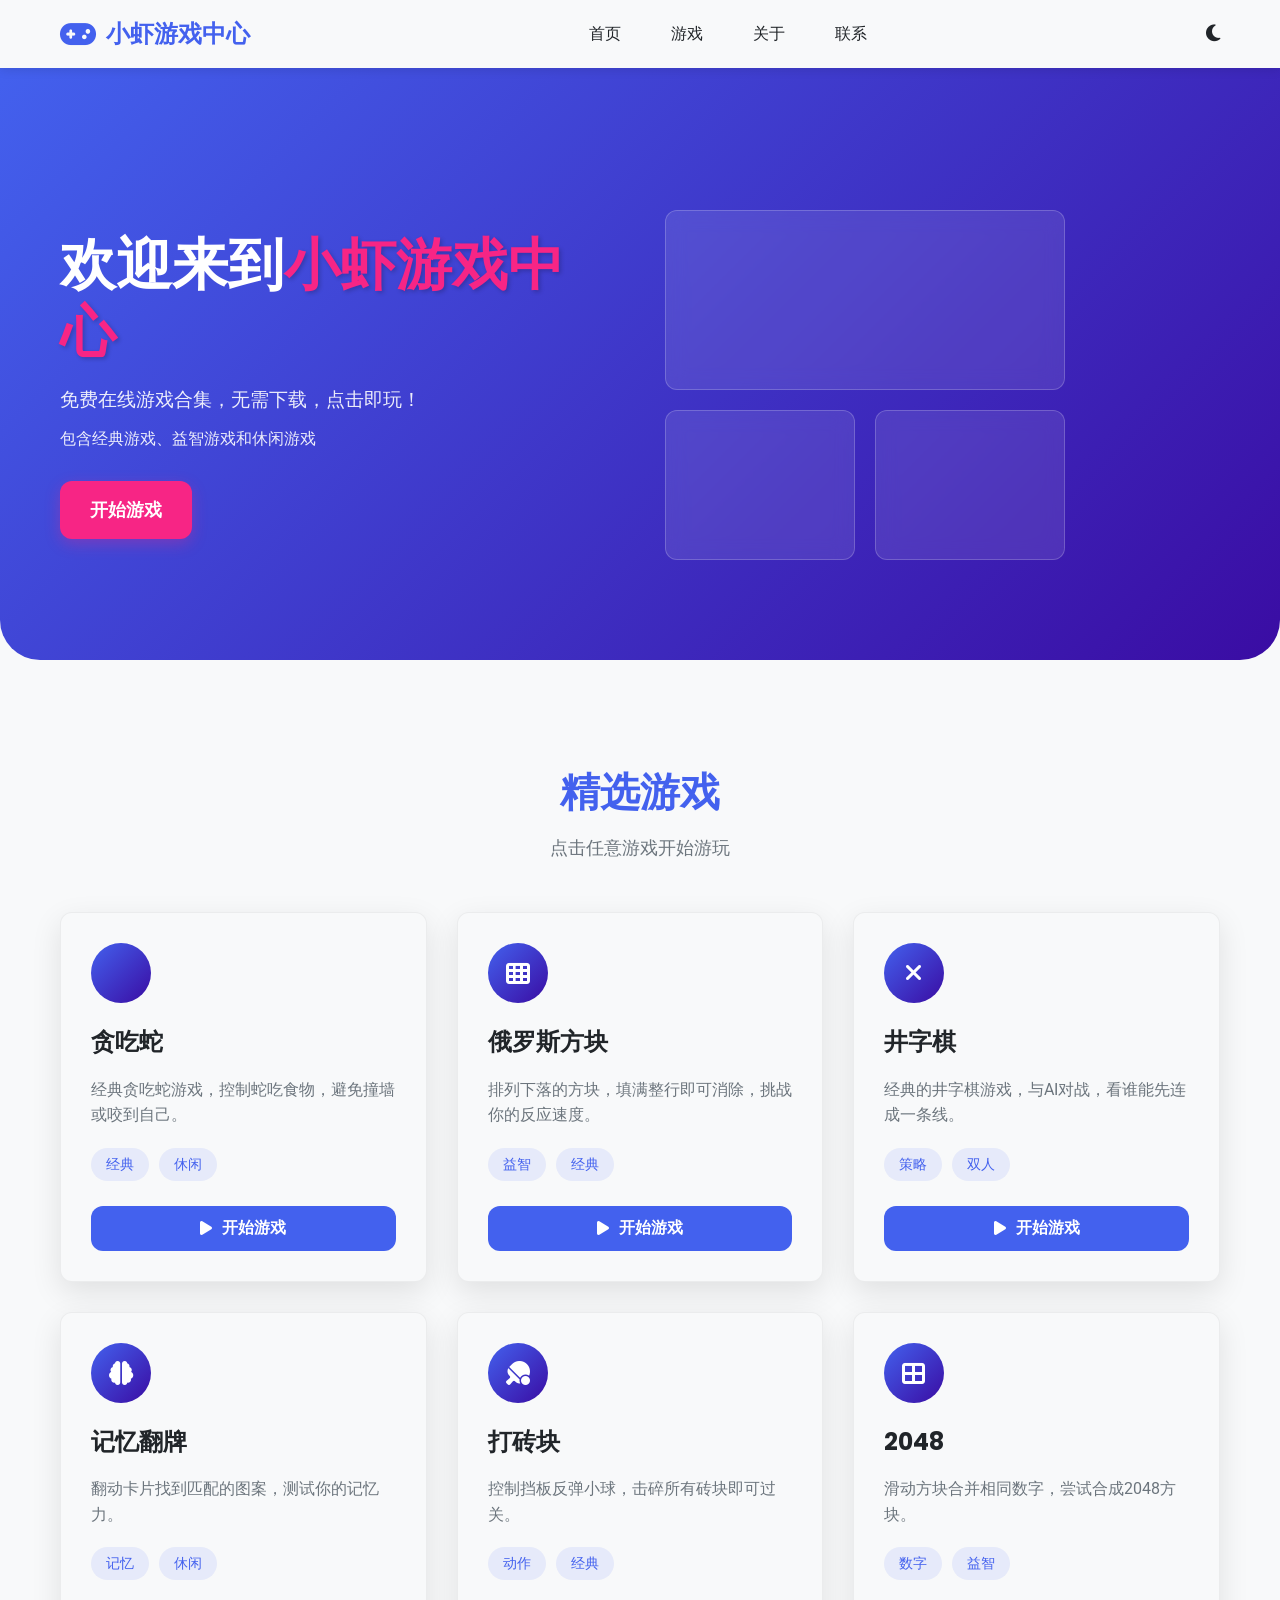
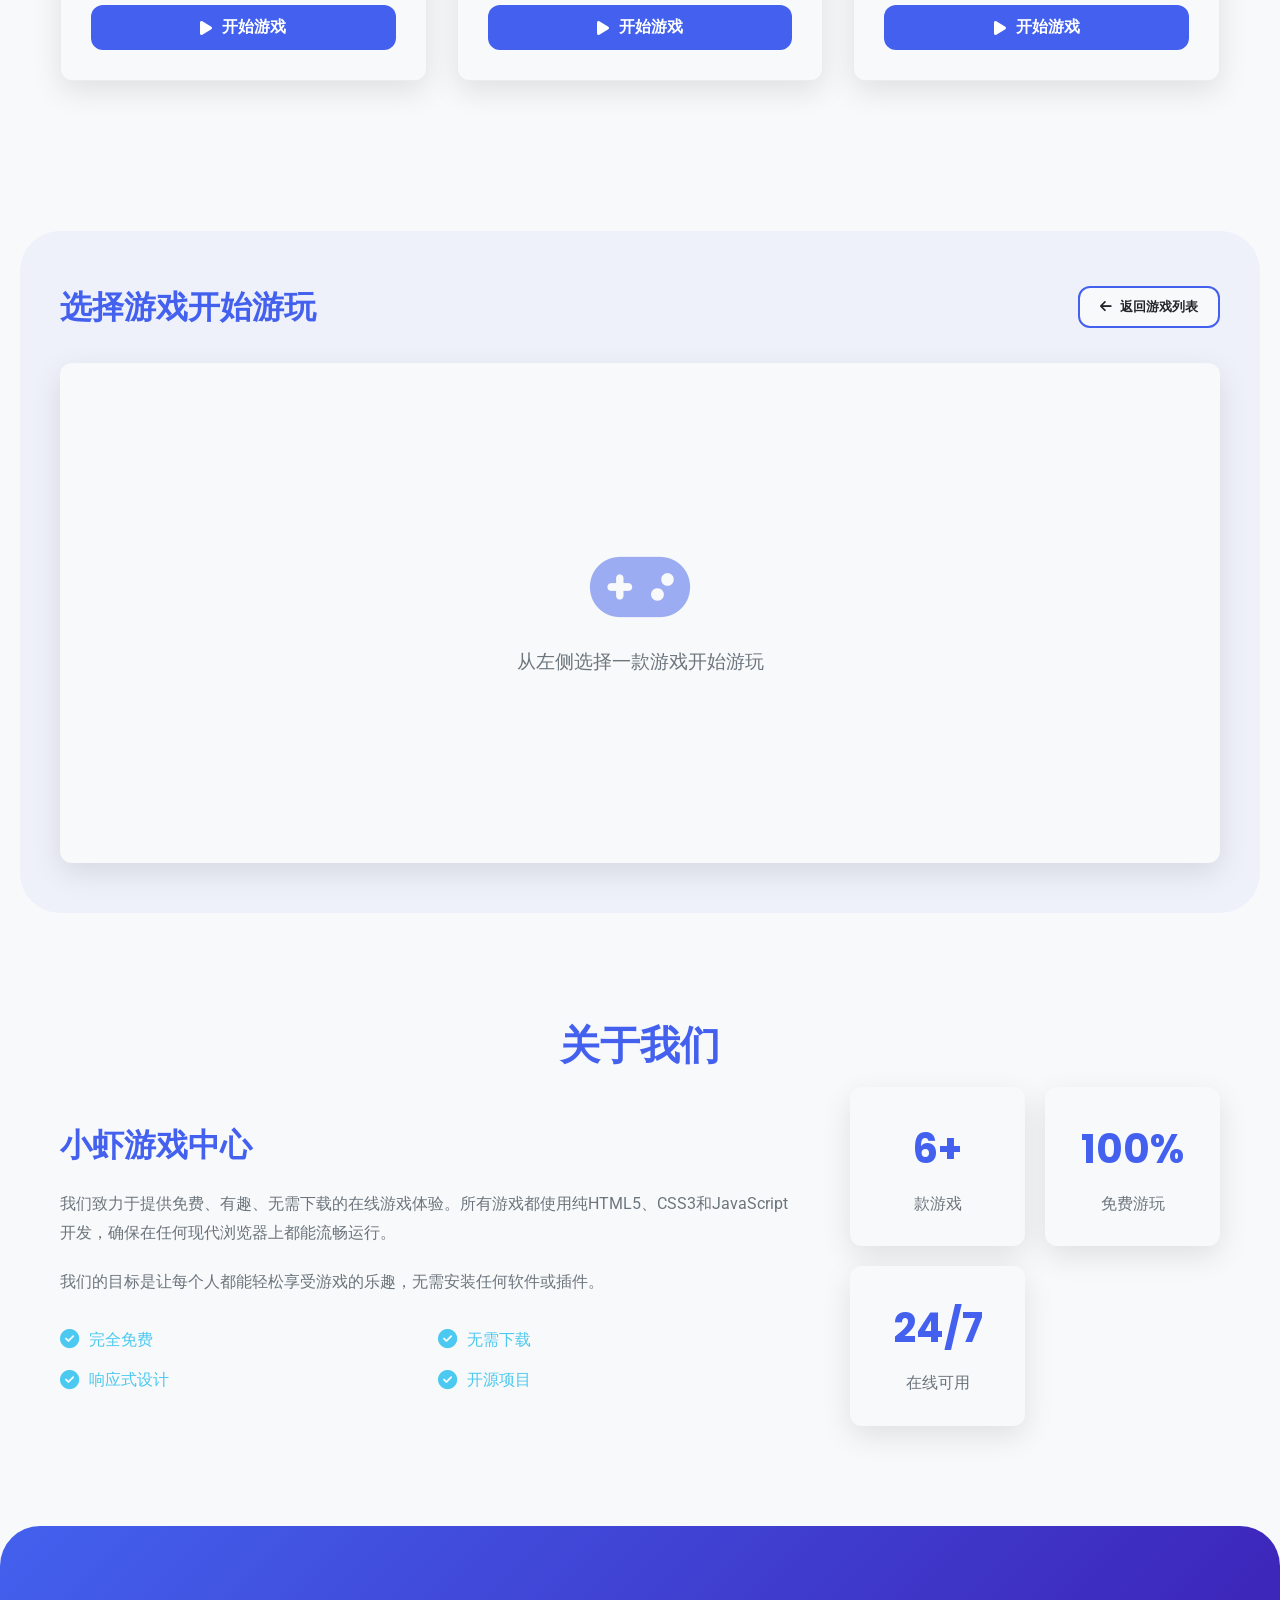
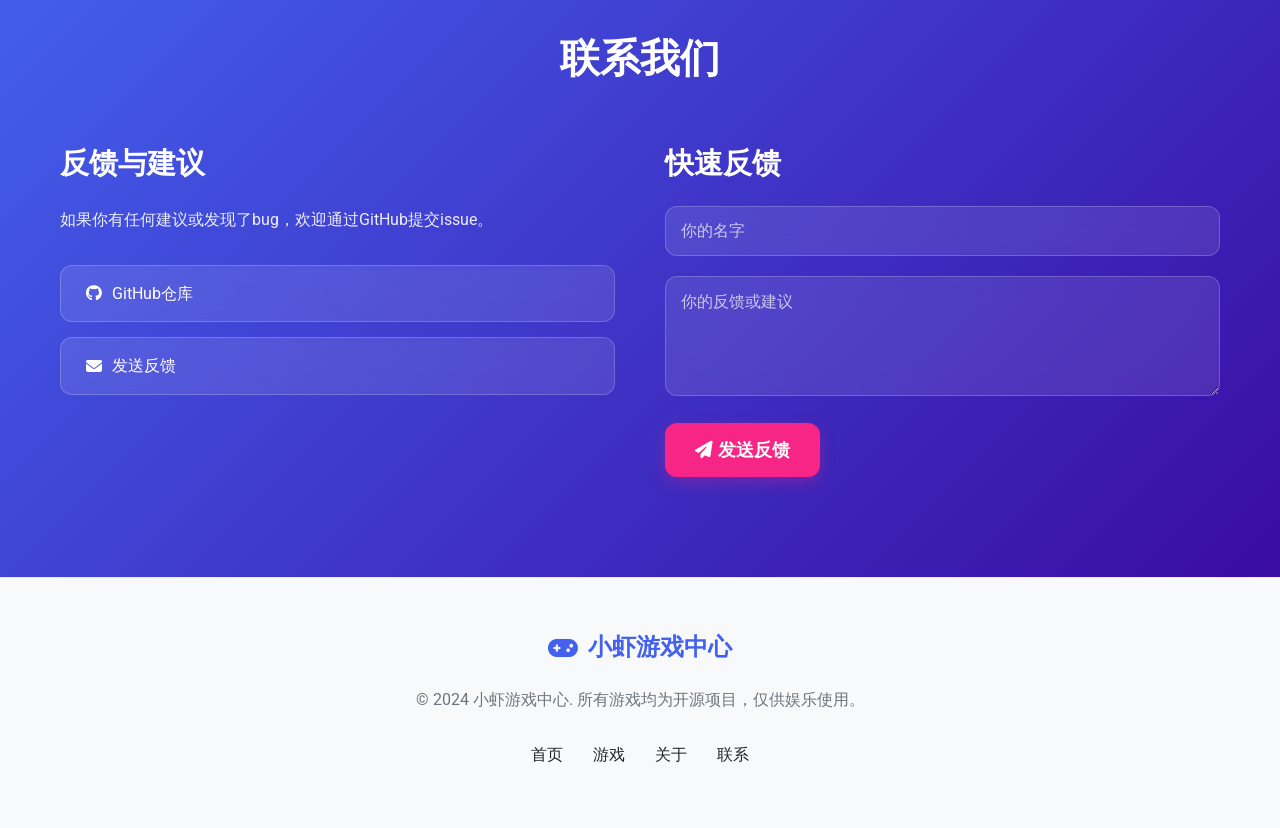
<file: index.html>
<!DOCTYPE html>
<html lang="zh-CN">
<head>
    <meta charset="UTF-8">
    <meta name="viewport" content="width=device-width, initial-scale=1.0">
    <title>小虾游戏中心 - 在线游戏合集</title>
    <link rel="stylesheet" href="css/style.css">
    <link rel="stylesheet" href="https://cdnjs.cloudflare.com/ajax/libs/font-awesome/6.4.0/css/all.min.css">
    <link href="https://fonts.googleapis.com/css2?family=Poppins:wght@300;400;500;600;700&family=Roboto:wght@300;400;500&display=swap" rel="stylesheet">
</head>
<body>
    <!-- 导航栏 -->
    <nav class="navbar">
        <div class="container">
            <div class="logo">
                <i class="fas fa-gamepad"></i>
                <span>小虾游戏中心</span>
            </div>
            <ul class="nav-links">
                <li><a href="#home">首页</a></li>
                <li><a href="#games">游戏</a></li>
                <li><a href="#about">关于</a></li>
                <li><a href="#contact">联系</a></li>
            </ul>
            <div class="theme-toggle">
                <i class="fas fa-moon" id="theme-icon"></i>
            </div>
        </div>
    </nav>

    <!-- 英雄区域 -->
    <section class="hero" id="home">
        <div class="container">
            <div class="hero-content">
                <h1>欢迎来到<span class="highlight">小虾游戏中心</span></h1>
                <p>免费在线游戏合集，无需下载，点击即玩！</p>
                <p class="subtitle">包含经典游戏、益智游戏和休闲游戏</p>
                <a href="#games" class="btn-primary">开始游戏</a>
            </div>
            <div class="hero-image">
                <div class="game-preview">
                    <div class="preview-item" id="preview-1"></div>
                    <div class="preview-item" id="preview-2"></div>
                    <div class="preview-item" id="preview-3"></div>
                </div>
            </div>
        </div>
    </section>

    <!-- 游戏展示区域 -->
    <section class="games-section" id="games">
        <div class="container">
            <h2 class="section-title">精选游戏</h2>
            <p class="section-subtitle">点击任意游戏开始游玩</p>
            
            <div class="games-grid">
                <!-- 贪吃蛇游戏 -->
                <div class="game-card" data-game="snake">
                    <div class="game-icon">
                        <i class="fas fa-snake"></i>
                    </div>
                    <h3>贪吃蛇</h3>
                    <p>经典贪吃蛇游戏，控制蛇吃食物，避免撞墙或咬到自己。</p>
                    <div class="game-tags">
                        <span class="tag">经典</span>
                        <span class="tag">休闲</span>
                    </div>
                    <button class="btn-play" onclick="loadGame('snake')">
                        <i class="fas fa-play"></i> 开始游戏
                    </button>
                </div>

                <!-- 俄罗斯方块 -->
                <div class="game-card" data-game="tetris">
                    <div class="game-icon">
                        <i class="fas fa-th"></i>
                    </div>
                    <h3>俄罗斯方块</h3>
                    <p>排列下落的方块，填满整行即可消除，挑战你的反应速度。</p>
                    <div class="game-tags">
                        <span class="tag">益智</span>
                        <span class="tag">经典</span>
                    </div>
                    <button class="btn-play" onclick="loadGame('tetris')">
                        <i class="fas fa-play"></i> 开始游戏
                    </button>
                </div>

                <!-- 井字棋 -->
                <div class="game-card" data-game="tictactoe">
                    <div class="game-icon">
                        <i class="fas fa-times"></i>
                    </div>
                    <h3>井字棋</h3>
                    <p>经典的井字棋游戏，与AI对战，看谁能先连成一条线。</p>
                    <div class="game-tags">
                        <span class="tag">策略</span>
                        <span class="tag">双人</span>
                    </div>
                    <button class="btn-play" onclick="loadGame('tictactoe')">
                        <i class="fas fa-play"></i> 开始游戏
                    </button>
                </div>

                <!-- 记忆翻牌 -->
                <div class="game-card" data-game="memory">
                    <div class="game-icon">
                        <i class="fas fa-brain"></i>
                    </div>
                    <h3>记忆翻牌</h3>
                    <p>翻动卡片找到匹配的图案，测试你的记忆力。</p>
                    <div class="game-tags">
                        <span class="tag">记忆</span>
                        <span class="tag">休闲</span>
                    </div>
                    <button class="btn-play" onclick="loadGame('memory')">
                        <i class="fas fa-play"></i> 开始游戏
                    </button>
                </div>

                <!-- 打砖块 -->
                <div class="game-card" data-game="breakout">
                    <div class="game-icon">
                        <i class="fas fa-table-tennis"></i>
                    </div>
                    <h3>打砖块</h3>
                    <p>控制挡板反弹小球，击碎所有砖块即可过关。</p>
                    <div class="game-tags">
                        <span class="tag">动作</span>
                        <span class="tag">经典</span>
                    </div>
                    <button class="btn-play" onclick="loadGame('breakout')">
                        <i class="fas fa-play"></i> 开始游戏
                    </button>
                </div>

                <!-- 2048 -->
                <div class="game-card" data-game="2048">
                    <div class="game-icon">
                        <i class="fas fa-th-large"></i>
                    </div>
                    <h3>2048</h3>
                    <p>滑动方块合并相同数字，尝试合成2048方块。</p>
                    <div class="game-tags">
                        <span class="tag">数字</span>
                        <span class="tag">益智</span>
                    </div>
                    <button class="btn-play" onclick="loadGame('2048')">
                        <i class="fas fa-play"></i> 开始游戏
                    </button>
                </div>
            </div>
        </div>
    </section>

    <!-- 游戏容器 -->
    <section class="game-container" id="game-container">
        <div class="container">
            <div class="game-header">
                <h2 id="game-title">选择游戏开始游玩</h2>
                <div class="game-controls">
                    <button class="btn-control" id="back-to-games" onclick="hideGame()">
                        <i class="fas fa-arrow-left"></i> 返回游戏列表
                    </button>
                    <button class="btn-control" id="restart-game" onclick="restartGame()" style="display: none;">
                        <i class="fas fa-redo"></i> 重新开始
                    </button>
                </div>
            </div>
            <div class="game-area" id="game-area">
                <div class="game-placeholder">
                    <i class="fas fa-gamepad"></i>
                    <p>从左侧选择一款游戏开始游玩</p>
                </div>
            </div>
        </div>
    </section>

    <!-- 关于区域 -->
    <section class="about-section" id="about">
        <div class="container">
            <h2 class="section-title">关于我们</h2>
            <div class="about-content">
                <div class="about-text">
                    <h3>小虾游戏中心</h3>
                    <p>我们致力于提供免费、有趣、无需下载的在线游戏体验。所有游戏都使用纯HTML5、CSS3和JavaScript开发，确保在任何现代浏览器上都能流畅运行。</p>
                    <p>我们的目标是让每个人都能轻松享受游戏的乐趣，无需安装任何软件或插件。</p>
                    <div class="features">
                        <div class="feature">
                            <i class="fas fa-check-circle"></i>
                            <span>完全免费</span>
                        </div>
                        <div class="feature">
                            <i class="fas fa-check-circle"></i>
                            <span>无需下载</span>
                        </div>
                        <div class="feature">
                            <i class="fas fa-check-circle"></i>
                            <span>响应式设计</span>
                        </div>
                        <div class="feature">
                            <i class="fas fa-check-circle"></i>
                            <span>开源项目</span>
                        </div>
                    </div>
                </div>
                <div class="about-stats">
                    <div class="stat">
                        <h4>6+</h4>
                        <p>款游戏</p>
                    </div>
                    <div class="stat">
                        <h4>100%</h4>
                        <p>免费游玩</p>
                    </div>
                    <div class="stat">
                        <h4>24/7</h4>
                        <p>在线可用</p>
                    </div>
                </div>
            </div>
        </div>
    </section>

    <!-- 联系区域 -->
    <section class="contact-section" id="contact">
        <div class="container">
            <h2 class="section-title">联系我们</h2>
            <div class="contact-content">
                <div class="contact-info">
                    <h3>反馈与建议</h3>
                    <p>如果你有任何建议或发现了bug，欢迎通过GitHub提交issue。</p>
                    <div class="contact-links">
                        <a href="https://github.com" class="contact-link" target="_blank">
                            <i class="fab fa-github"></i> GitHub仓库
                        </a>
                        <a href="#" class="contact-link" onclick="showEmail()">
                            <i class="fas fa-envelope"></i> 发送反馈
                        </a>
                    </div>
                </div>
                <div class="contact-form">
                    <h3>快速反馈</h3>
                    <form id="feedback-form">
                        <input type="text" placeholder="你的名字" required>
                        <textarea placeholder="你的反馈或建议" rows="3" required></textarea>
                        <button type="submit" class="btn-primary">
                            <i class="fas fa-paper-plane"></i> 发送反馈
                        </button>
                    </form>
                </div>
            </div>
        </div>
    </section>

    <!-- 页脚 -->
    <footer class="footer">
        <div class="container">
            <div class="footer-content">
                <div class="footer-logo">
                    <i class="fas fa-gamepad"></i>
                    <span>小虾游戏中心</span>
                </div>
                <p class="footer-text">© 2024 小虾游戏中心. 所有游戏均为开源项目，仅供娱乐使用。</p>
                <div class="footer-links">
                    <a href="#home">首页</a>
                    <a href="#games">游戏</a>
                    <a href="#about">关于</a>
                    <a href="#contact">联系</a>
                </div>
            </div>
        </div>
    </footer>

    <!-- 游戏脚本 -->
    <script src="js/games.js"></script>
    <script src="js/main.js"></script>
</body>
</html>
</file>
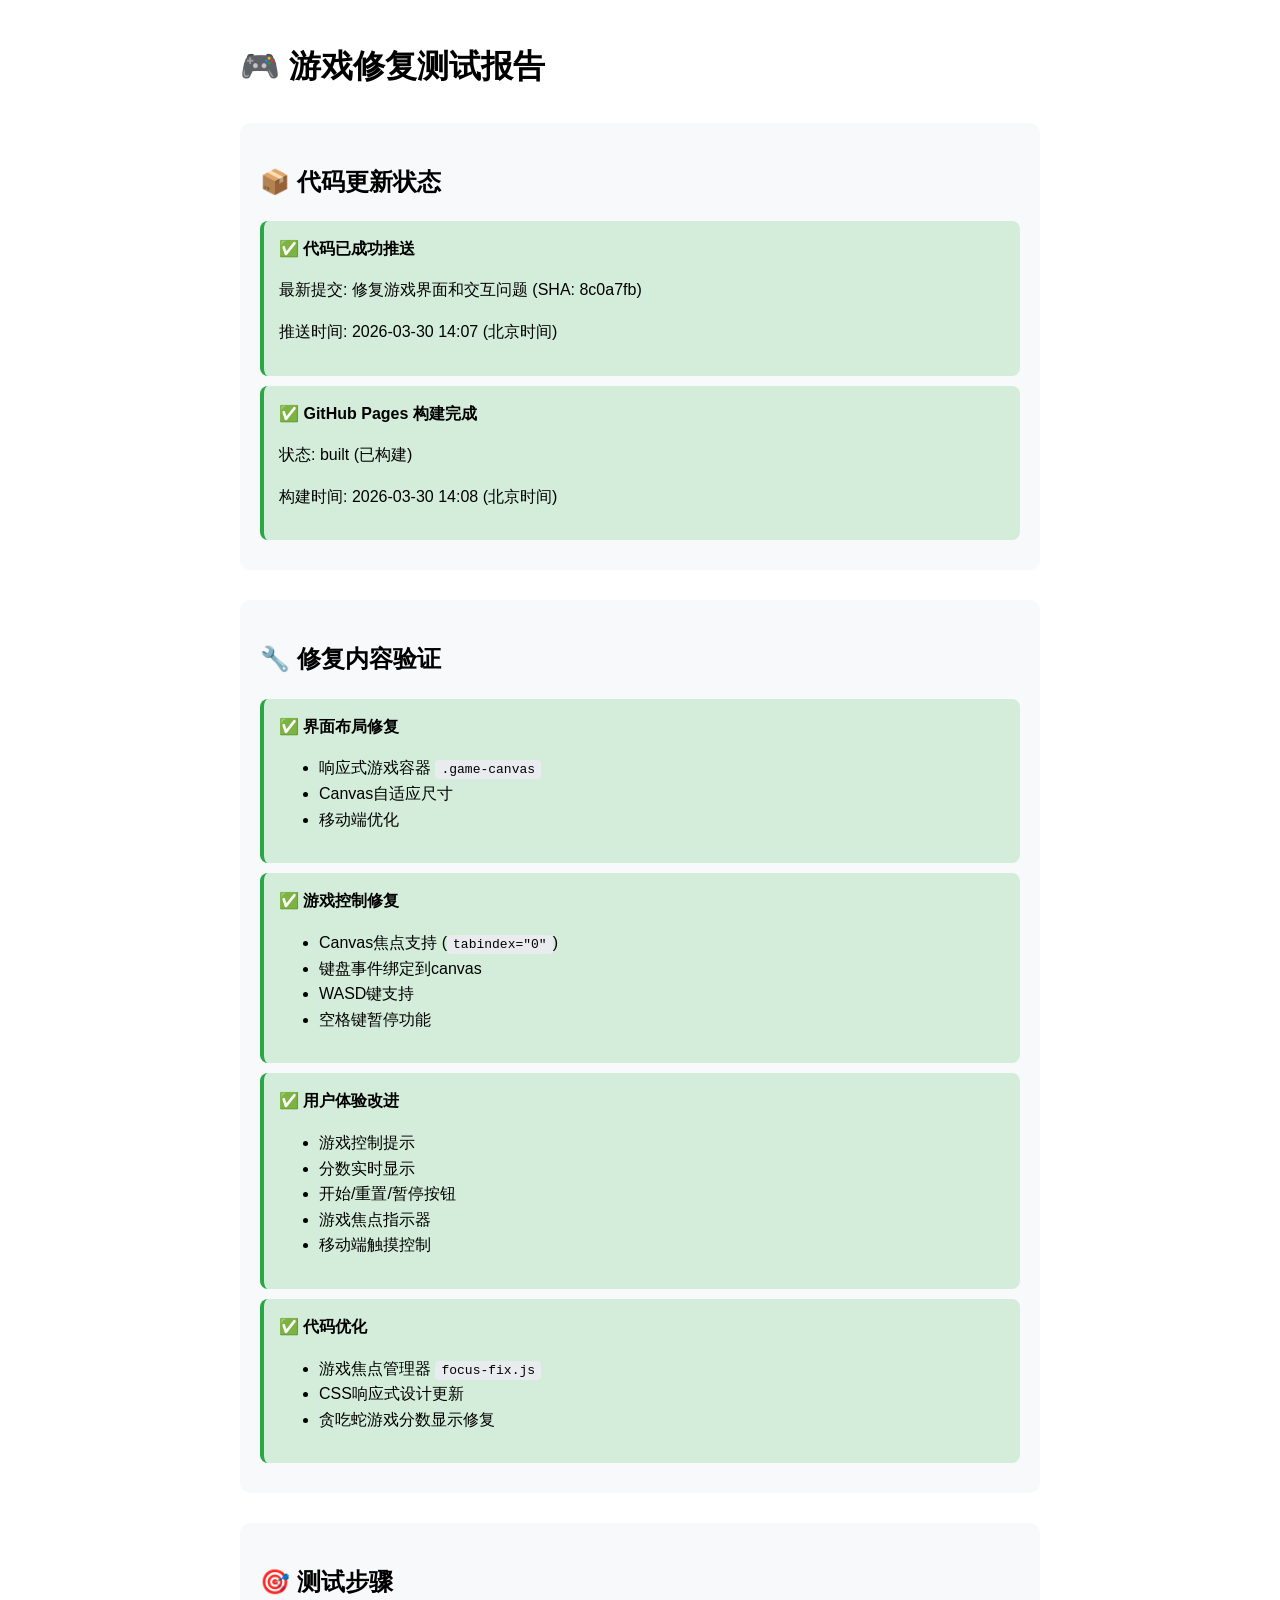
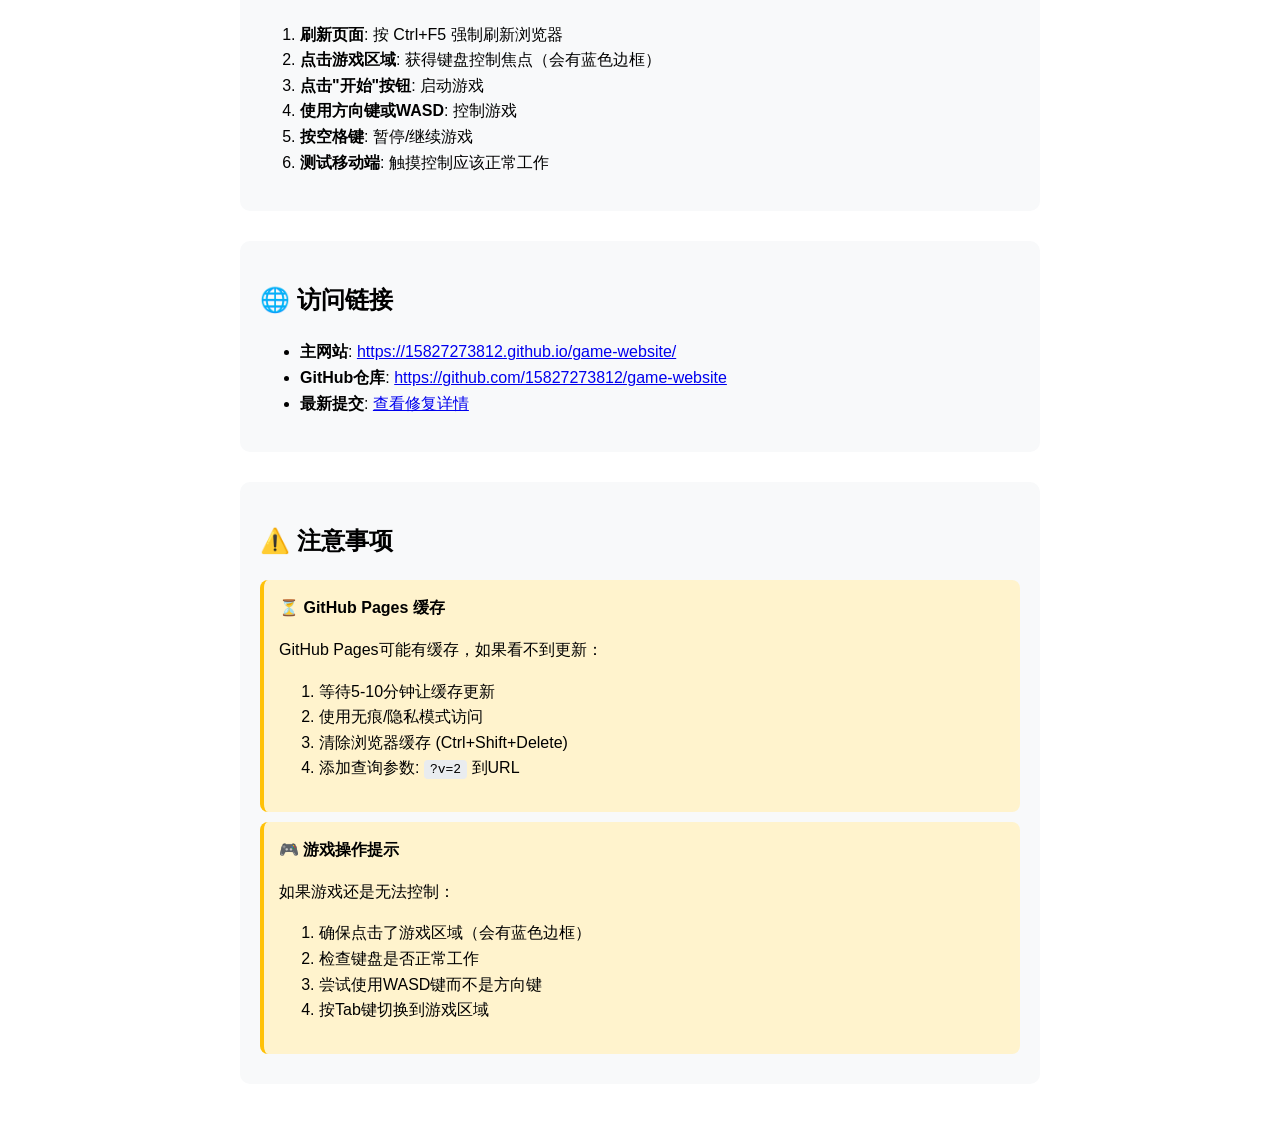
<file: test-fix.html>
<!DOCTYPE html>
<html lang="zh-CN">
<head>
    <meta charset="UTF-8">
    <meta name="viewport" content="width=device-width, initial-scale=1.0">
    <title>游戏修复测试</title>
    <style>
        body {
            font-family: Arial, sans-serif;
            max-width: 800px;
            margin: 0 auto;
            padding: 20px;
            line-height: 1.6;
        }
        .test-result {
            padding: 15px;
            margin: 10px 0;
            border-radius: 8px;
            border-left: 4px solid #ccc;
        }
        .success {
            background: #d4edda;
            border-color: #28a745;
        }
        .warning {
            background: #fff3cd;
            border-color: #ffc107;
        }
        .error {
            background: #f8d7da;
            border-color: #dc3545;
        }
        .test-section {
            margin: 30px 0;
            padding: 20px;
            background: #f8f9fa;
            border-radius: 10px;
        }
        code {
            background: #e9ecef;
            padding: 2px 6px;
            border-radius: 4px;
            font-family: monospace;
        }
    </style>
</head>
<body>
    <h1>🎮 游戏修复测试报告</h1>
    
    <div class="test-section">
        <h2>📦 代码更新状态</h2>
        <div class="test-result success">
            <strong>✅ 代码已成功推送</strong>
            <p>最新提交: 修复游戏界面和交互问题 (SHA: 8c0a7fb)</p>
            <p>推送时间: 2026-03-30 14:07 (北京时间)</p>
        </div>
        
        <div class="test-result success">
            <strong>✅ GitHub Pages 构建完成</strong>
            <p>状态: built (已构建)</p>
            <p>构建时间: 2026-03-30 14:08 (北京时间)</p>
        </div>
    </div>
    
    <div class="test-section">
        <h2>🔧 修复内容验证</h2>
        
        <div class="test-result success">
            <strong>✅ 界面布局修复</strong>
            <ul>
                <li>响应式游戏容器 <code>.game-canvas</code></li>
                <li>Canvas自适应尺寸</li>
                <li>移动端优化</li>
            </ul>
        </div>
        
        <div class="test-result success">
            <strong>✅ 游戏控制修复</strong>
            <ul>
                <li>Canvas焦点支持 (<code>tabindex="0"</code>)</li>
                <li>键盘事件绑定到canvas</li>
                <li>WASD键支持</li>
                <li>空格键暂停功能</li>
            </ul>
        </div>
        
        <div class="test-result success">
            <strong>✅ 用户体验改进</strong>
            <ul>
                <li>游戏控制提示</li>
                <li>分数实时显示</li>
                <li>开始/重置/暂停按钮</li>
                <li>游戏焦点指示器</li>
                <li>移动端触摸控制</li>
            </ul>
        </div>
        
        <div class="test-result success">
            <strong>✅ 代码优化</strong>
            <ul>
                <li>游戏焦点管理器 <code>focus-fix.js</code></li>
                <li>CSS响应式设计更新</li>
                <li>贪吃蛇游戏分数显示修复</li>
            </ul>
        </div>
    </div>
    
    <div class="test-section">
        <h2>🎯 测试步骤</h2>
        <ol>
            <li><strong>刷新页面</strong>: 按 Ctrl+F5 强制刷新浏览器</li>
            <li><strong>点击游戏区域</strong>: 获得键盘控制焦点（会有蓝色边框）</li>
            <li><strong>点击"开始"按钮</strong>: 启动游戏</li>
            <li><strong>使用方向键或WASD</strong>: 控制游戏</li>
            <li><strong>按空格键</strong>: 暂停/继续游戏</li>
            <li><strong>测试移动端</strong>: 触摸控制应该正常工作</li>
        </ol>
    </div>
    
    <div class="test-section">
        <h2>🌐 访问链接</h2>
        <ul>
            <li><strong>主网站</strong>: <a href="https://15827273812.github.io/game-website/" target="_blank">https://15827273812.github.io/game-website/</a></li>
            <li><strong>GitHub仓库</strong>: <a href="https://github.com/15827273812/game-website" target="_blank">https://github.com/15827273812/game-website</a></li>
            <li><strong>最新提交</strong>: <a href="https://github.com/15827273812/game-website/commit/8c0a7fb" target="_blank">查看修复详情</a></li>
        </ul>
    </div>
    
    <div class="test-section">
        <h2>⚠️ 注意事项</h2>
        <div class="test-result warning">
            <strong>⏳ GitHub Pages 缓存</strong>
            <p>GitHub Pages可能有缓存，如果看不到更新：</p>
            <ol>
                <li>等待5-10分钟让缓存更新</li>
                <li>使用无痕/隐私模式访问</li>
                <li>清除浏览器缓存 (Ctrl+Shift+Delete)</li>
                <li>添加查询参数: <code>?v=2</code> 到URL</li>
            </ol>
        </div>
        
        <div class="test-result warning">
            <strong>🎮 游戏操作提示</strong>
            <p>如果游戏还是无法控制：</p>
            <ol>
                <li>确保点击了游戏区域（会有蓝色边框）</li>
                <li>检查键盘是否正常工作</li>
                <li>尝试使用WASD键而不是方向键</li>
                <li>按Tab键切换到游戏区域</li>
            </ol>
        </div>
    </div>
    
    <script>
        // 简单的页面加载时间记录
        window.addEventListener('load', () => {
            const loadTime = performance.now();
            console.log(`页面加载完成: ${loadTime.toFixed(2)}ms`);
            
            // 检查新功能
            const features = [
                '游戏焦点管理器已加载',
                'Canvas焦点支持已启用',
                '响应式布局已应用'
            ];
            
            features.forEach(feature => {
                console.log(`✅ ${feature}`);
            });
        });
    </script>
</body>
</html>
</file>
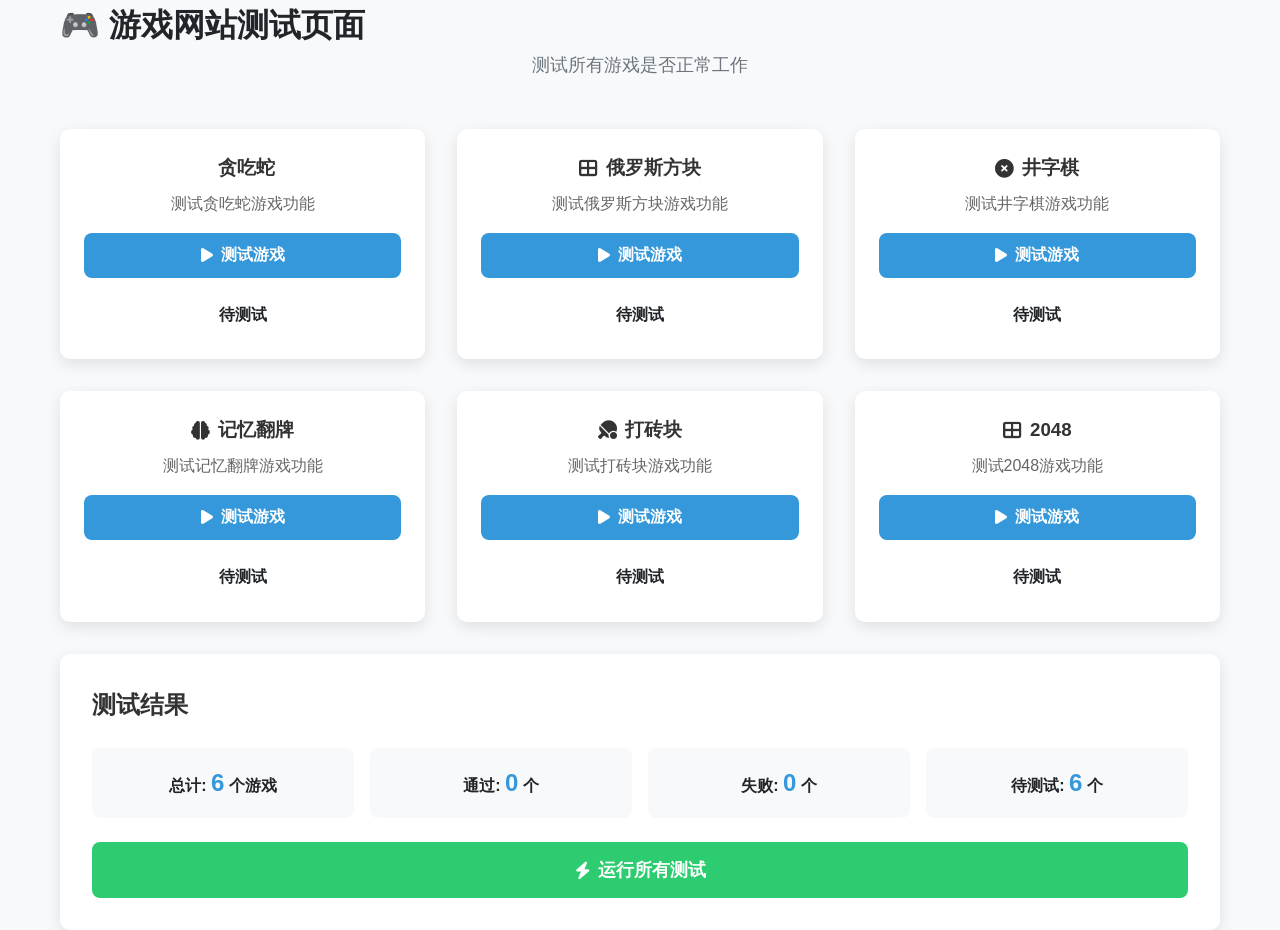
<file: test.html>
<!DOCTYPE html>
<html lang="zh-CN">
<head>
    <meta charset="UTF-8">
    <meta name="viewport" content="width=device-width, initial-scale=1.0">
    <title>游戏测试页面</title>
    <link rel="stylesheet" href="css/style.css">
    <link rel="stylesheet" href="https://cdnjs.cloudflare.com/ajax/libs/font-awesome/6.4.0/css/all.min.css">
</head>
<body>
    <div class="container">
        <h1>🎮 游戏网站测试页面</h1>
        <p class="section-subtitle">测试所有游戏是否正常工作</p>
        
        <div class="test-grid">
            <div class="test-card">
                <h3><i class="fas fa-snake"></i> 贪吃蛇</h3>
                <p>测试贪吃蛇游戏功能</p>
                <button onclick="testGame('snake')" class="btn-test">
                    <i class="fas fa-play"></i> 测试游戏
                </button>
                <div id="snake-status" class="test-status">待测试</div>
            </div>
            
            <div class="test-card">
                <h3><i class="fas fa-th-large"></i> 俄罗斯方块</h3>
                <p>测试俄罗斯方块游戏功能</p>
                <button onclick="testGame('tetris')" class="btn-test">
                    <i class="fas fa-play"></i> 测试游戏
                </button>
                <div id="tetris-status" class="test-status">待测试</div>
            </div>
            
            <div class="test-card">
                <h3><i class="fas fa-times-circle"></i> 井字棋</h3>
                <p>测试井字棋游戏功能</p>
                <button onclick="testGame('tictactoe')" class="btn-test">
                    <i class="fas fa-play"></i> 测试游戏
                </button>
                <div id="tictactoe-status" class="test-status">待测试</div>
            </div>
            
            <div class="test-card">
                <h3><i class="fas fa-brain"></i> 记忆翻牌</h3>
                <p>测试记忆翻牌游戏功能</p>
                <button onclick="testGame('memory')" class="btn-test">
                    <i class="fas fa-play"></i> 测试游戏
                </button>
                <div id="memory-status" class="test-status">待测试</div>
            </div>
            
            <div class="test-card">
                <h3><i class="fas fa-table-tennis"></i> 打砖块</h3>
                <p>测试打砖块游戏功能</p>
                <button onclick="testGame('breakout')" class="btn-test">
                    <i class="fas fa-play"></i> 测试游戏
                </button>
                <div id="breakout-status" class="test-status">待测试</div>
            </div>
            
            <div class="test-card">
                <h3><i class="fas fa-th-large"></i> 2048</h3>
                <p>测试2048游戏功能</p>
                <button onclick="testGame('2048')" class="btn-test">
                    <i class="fas fa-play"></i> 测试游戏
                </button>
                <div id="2048-status" class="test-status">待测试</div>
            </div>
        </div>
        
        <div class="test-results">
            <h2>测试结果</h2>
            <div id="test-summary">
                <p>总计: <span id="total-games">6</span> 个游戏</p>
                <p>通过: <span id="passed-games">0</span> 个</p>
                <p>失败: <span id="failed-games">0</span> 个</p>
                <p>待测试: <span id="pending-games">6</span> 个</p>
            </div>
            <button onclick="runAllTests()" class="btn-run-all">
                <i class="fas fa-bolt"></i> 运行所有测试
            </button>
        </div>
    </div>
    
    <style>
        .test-grid {
            display: grid;
            grid-template-columns: repeat(auto-fit, minmax(300px, 1fr));
            gap: 2rem;
            margin: 2rem 0;
        }
        
        .test-card {
            background: white;
            padding: 1.5rem;
            border-radius: 10px;
            box-shadow: 0 5px 15px rgba(0, 0, 0, 0.1);
            text-align: center;
        }
        
        .test-card h3 {
            color: #333;
            margin-bottom: 0.5rem;
            display: flex;
            align-items: center;
            justify-content: center;
            gap: 0.5rem;
        }
        
        .test-card p {
            color: #666;
            margin-bottom: 1rem;
        }
        
        .btn-test {
            background: #3498db;
            color: white;
            border: none;
            padding: 0.75rem 1.5rem;
            border-radius: 8px;
            font-size: 1rem;
            font-weight: 600;
            cursor: pointer;
            display: flex;
            align-items: center;
            justify-content: center;
            gap: 0.5rem;
            width: 100%;
            transition: all 0.3s ease;
        }
        
        .btn-test:hover {
            background: #2980b9;
            transform: translateY(-2px);
        }
        
        .test-status {
            margin-top: 1rem;
            padding: 0.5rem;
            border-radius: 5px;
            font-weight: 600;
        }
        
        .test-status.pending {
            background: #f8f9fa;
            color: #6c757d;
        }
        
        .test-status.loading {
            background: #fff3cd;
            color: #856404;
        }
        
        .test-status.success {
            background: #d4edda;
            color: #155724;
        }
        
        .test-status.error {
            background: #f8d7da;
            color: #721c24;
        }
        
        .test-results {
            background: white;
            padding: 2rem;
            border-radius: 10px;
            box-shadow: 0 5px 15px rgba(0, 0, 0, 0.1);
            margin-top: 2rem;
        }
        
        .test-results h2 {
            color: #333;
            margin-bottom: 1rem;
        }
        
        #test-summary {
            display: grid;
            grid-template-columns: repeat(4, 1fr);
            gap: 1rem;
            margin: 1.5rem 0;
        }
        
        #test-summary p {
            background: #f8f9fa;
            padding: 1rem;
            border-radius: 8px;
            text-align: center;
            font-weight: 600;
        }
        
        #test-summary span {
            font-size: 1.5rem;
            color: #3498db;
        }
        
        .btn-run-all {
            background: #2ecc71;
            color: white;
            border: none;
            padding: 1rem 2rem;
            border-radius: 8px;
            font-size: 1.1rem;
            font-weight: 600;
            cursor: pointer;
            display: flex;
            align-items: center;
            justify-content: center;
            gap: 0.5rem;
            width: 100%;
            transition: all 0.3s ease;
        }
        
        .btn-run-all:hover {
            background: #27ae60;
            transform: translateY(-2px);
        }
    </style>
    
    <script>
        const games = ['snake', 'tetris', 'tictactoe', 'memory', 'breakout', '2048'];
        let testResults = {};
        
        function updateTestStatus(game, status, message = '') {
            const element = document.getElementById(`${game}-status`);
            if (element) {
                element.className = `test-status ${status}`;
                element.textContent = message || status;
            }
            
            testResults[game] = status;
            updateSummary();
        }
        
        function updateSummary() {
            const total = games.length;
            const passed = Object.values(testResults).filter(r => r === 'success').length;
            const failed = Object.values(testResults).filter(r => r === 'error').length;
            const pending = total - passed - failed;
            
            document.getElementById('total-games').textContent = total;
            document.getElementById('passed-games').textContent = passed;
            document.getElementById('failed-games').textContent = failed;
            document.getElementById('pending-games').textContent = pending;
        }
        
        function testGame(gameName) {
            updateTestStatus(gameName, 'loading', '加载中...');
            
            // 模拟游戏加载测试
            setTimeout(() => {
                // 检查游戏文件是否存在
                fetch(`games/${gameName}/${gameName}.js`)
                    .then(response => {
                        if (response.ok) {
                            updateTestStatus(gameName, 'success', '✓ 游戏加载成功');
                        } else {
                            updateTestStatus(gameName, 'error', '✗ 游戏文件不存在');
                        }
                    })
                    .catch(() => {
                        updateTestStatus(gameName, 'error', '✗ 网络错误');
                    });
            }, 1000);
        }
        
        function runAllTests() {
            games.forEach(game => {
                testGame(game);
            });
        }
        
        // 初始化
        updateSummary();
    </script>
</body>
</html>
</file>
<file: css/style.css>
/* 基础样式 */
:root {
    --primary-color: #4361ee;
    --secondary-color: #3a0ca3;
    --accent-color: #f72585;
    --light-color: #f8f9fa;
    --dark-color: #212529;
    --gray-color: #6c757d;
    --success-color: #4cc9f0;
    --warning-color: #f8961e;
    --danger-color: #e63946;
    --border-radius: 12px;
    --box-shadow: 0 10px 30px rgba(0, 0, 0, 0.1);
    --transition: all 0.3s ease;
}

[data-theme="dark"] {
    --primary-color: #5a6ff0;
    --secondary-color: #4a1bc4;
    --light-color: #1a1a2e;
    --dark-color: #f8f9fa;
    --gray-color: #adb5bd;
    --box-shadow: 0 10px 30px rgba(0, 0, 0, 0.3);
}

* {
    margin: 0;
    padding: 0;
    box-sizing: border-box;
}

body {
    font-family: 'Roboto', sans-serif;
    line-height: 1.6;
    color: var(--dark-color);
    background-color: var(--light-color);
    transition: var(--transition);
}

.container {
    max-width: 1200px;
    margin: 0 auto;
    padding: 0 20px;
}

/* 导航栏 */
.navbar {
    background-color: var(--light-color);
    box-shadow: 0 2px 10px rgba(0, 0, 0, 0.1);
    position: fixed;
    top: 0;
    width: 100%;
    z-index: 1000;
    transition: var(--transition);
}

.navbar .container {
    display: flex;
    justify-content: space-between;
    align-items: center;
    padding: 15px 20px;
}

.logo {
    display: flex;
    align-items: center;
    gap: 10px;
    font-size: 1.5rem;
    font-weight: 700;
    color: var(--primary-color);
}

.logo i {
    font-size: 1.8rem;
}

.nav-links {
    display: flex;
    list-style: none;
    gap: 30px;
}

.nav-links a {
    text-decoration: none;
    color: var(--dark-color);
    font-weight: 500;
    transition: var(--transition);
    padding: 5px 10px;
    border-radius: var(--border-radius);
}

.nav-links a:hover {
    color: var(--primary-color);
    background-color: rgba(67, 97, 238, 0.1);
}

.theme-toggle {
    cursor: pointer;
    font-size: 1.2rem;
    color: var(--dark-color);
    transition: var(--transition);
}

.theme-toggle:hover {
    color: var(--primary-color);
    transform: rotate(30deg);
}

/* 英雄区域 */
.hero {
    padding: 150px 0 100px;
    background: linear-gradient(135deg, var(--primary-color) 0%, var(--secondary-color) 100%);
    color: white;
    margin-top: 60px;
    border-radius: 0 0 40px 40px;
}

.hero .container {
    display: flex;
    align-items: center;
    justify-content: space-between;
    gap: 50px;
}

.hero-content {
    flex: 1;
}

.hero h1 {
    font-family: 'Poppins', sans-serif;
    font-size: 3.5rem;
    font-weight: 700;
    margin-bottom: 20px;
    line-height: 1.2;
}

.highlight {
    color: var(--accent-color);
    text-shadow: 2px 2px 4px rgba(0, 0, 0, 0.2);
}

.hero p {
    font-size: 1.2rem;
    margin-bottom: 10px;
    opacity: 0.9;
}

.subtitle {
    font-size: 1rem !important;
    opacity: 0.7;
    margin-bottom: 30px !important;
}

.btn-primary {
    display: inline-block;
    background-color: var(--accent-color);
    color: white;
    padding: 15px 30px;
    border-radius: var(--border-radius);
    text-decoration: none;
    font-weight: 600;
    font-size: 1.1rem;
    border: none;
    cursor: pointer;
    transition: var(--transition);
    box-shadow: 0 5px 15px rgba(248, 37, 133, 0.3);
}

.btn-primary:hover {
    background-color: #ff0676;
    transform: translateY(-3px);
    box-shadow: 0 8px 20px rgba(248, 37, 133, 0.4);
}

.hero-image {
    flex: 1;
}

.game-preview {
    display: grid;
    grid-template-columns: repeat(2, 1fr);
    gap: 20px;
    max-width: 400px;
}

.preview-item {
    background: rgba(255, 255, 255, 0.1);
    border-radius: var(--border-radius);
    height: 150px;
    backdrop-filter: blur(10px);
    border: 1px solid rgba(255, 255, 255, 0.2);
    transition: var(--transition);
}

.preview-item:hover {
    transform: translateY(-5px);
    background: rgba(255, 255, 255, 0.2);
}

#preview-1 {
    grid-column: 1 / 3;
    height: 180px;
}

/* 游戏区域 */
.games-section {
    padding: 100px 0;
}

.section-title {
    font-family: 'Poppins', sans-serif;
    font-size: 2.5rem;
    text-align: center;
    margin-bottom: 10px;
    color: var(--primary-color);
}

.section-subtitle {
    text-align: center;
    color: var(--gray-color);
    margin-bottom: 50px;
    font-size: 1.1rem;
}

.games-grid {
    display: grid;
    grid-template-columns: repeat(auto-fit, minmax(300px, 1fr));
    gap: 30px;
    margin-bottom: 50px;
}

.game-card {
    background-color: var(--light-color);
    border-radius: var(--border-radius);
    padding: 30px;
    box-shadow: var(--box-shadow);
    transition: var(--transition);
    border: 1px solid rgba(0, 0, 0, 0.05);
}

.game-card:hover {
    transform: translateY(-10px);
    box-shadow: 0 20px 40px rgba(0, 0, 0, 0.15);
}

.game-icon {
    width: 60px;
    height: 60px;
    background: linear-gradient(135deg, var(--primary-color), var(--secondary-color));
    border-radius: 50%;
    display: flex;
    align-items: center;
    justify-content: center;
    margin-bottom: 20px;
    color: white;
    font-size: 1.5rem;
}

.game-card h3 {
    font-family: 'Poppins', sans-serif;
    font-size: 1.5rem;
    margin-bottom: 15px;
    color: var(--dark-color);
}

.game-card p {
    color: var(--gray-color);
    margin-bottom: 20px;
    line-height: 1.6;
}

.game-tags {
    display: flex;
    gap: 10px;
    margin-bottom: 25px;
}

.tag {
    background-color: rgba(67, 97, 238, 0.1);
    color: var(--primary-color);
    padding: 5px 15px;
    border-radius: 20px;
    font-size: 0.9rem;
    font-weight: 500;
}

.btn-play {
    width: 100%;
    padding: 12px;
    background-color: var(--primary-color);
    color: white;
    border: none;
    border-radius: var(--border-radius);
    font-weight: 600;
    font-size: 1rem;
    cursor: pointer;
    transition: var(--transition);
    display: flex;
    align-items: center;
    justify-content: center;
    gap: 10px;
}

.btn-play:hover {
    background-color: var(--secondary-color);
    transform: scale(1.05);
}

/* 游戏容器 */
.game-container {
    padding: 50px 0;
    background-color: rgba(67, 97, 238, 0.05);
    border-radius: 40px;
    margin: 0 20px;
}

.game-header {
    display: flex;
    justify-content: space-between;
    align-items: center;
    margin-bottom: 30px;
}

#game-title {
    font-family: 'Poppins', sans-serif;
    font-size: 2rem;
    color: var(--primary-color);
}

.game-controls {
    display: flex;
    gap: 15px;
}

.btn-control {
    padding: 10px 20px;
    background-color: var(--light-color);
    color: var(--dark-color);
    border: 2px solid var(--primary-color);
    border-radius: var(--border-radius);
    font-weight: 600;
    cursor: pointer;
    transition: var(--transition);
    display: flex;
    align-items: center;
    gap: 8px;
}

.btn-control:hover {
    background-color: var(--primary-color);
    color: white;
}

.game-area {
    background-color: var(--light-color);
    border-radius: var(--border-radius);
    min-height: 500px;
    display: flex;
    align-items: center;
    justify-content: center;
    box-shadow: var(--box-shadow);
    overflow: hidden;
    width: 100%;
    padding: 20px;
    box-sizing: border-box;
}

/* 游戏画布容器 */
.game-canvas {
    width: 100%;
    max-width: 600px;
    margin: 0 auto;
    display: flex;
    flex-direction: column;
    align-items: center;
    justify-content: center;
}

/* 游戏画布 */
.game-canvas canvas {
    width: 100% !important;
    height: auto !important;
    max-height: 500px;
    border-radius: 10px;
    display: block;
    background: rgba(0, 0, 0, 0.1);
    touch-action: none; /* 防止触摸滚动干扰游戏 */
}

.game-placeholder {
    text-align: center;
    color: var(--gray-color);
}

.game-placeholder i {
    font-size: 5rem;
    margin-bottom: 20px;
    color: var(--primary-color);
    opacity: 0.5;
}

.game-placeholder p {
    font-size: 1.2rem;
}

/* 关于区域 */
.about-section {
    padding: 100px 0;
}

.about-content {
    display: flex;
    gap: 50px;
    align-items: center;
}

.about-text {
    flex: 2;
}

.about-text h3 {
    font-family: 'Poppins', sans-serif;
    font-size: 2rem;
    margin-bottom: 20px;
    color: var(--primary-color);
}

.about-text p {
    margin-bottom: 20px;
    color: var(--gray-color);
    line-height: 1.8;
}

.features {
    display: grid;
    grid-template-columns: repeat(2, 1fr);
    gap: 15px;
    margin-top: 30px;
}

.feature {
    display: flex;
    align-items: center;
    gap: 10px;
    color: var(--success-color);
}

.feature i {
    font-size: 1.2rem;
}

.about-stats {
    flex: 1;
    display: grid;
    grid-template-columns: repeat(2, 1fr);
    gap: 20px;
}

.stat {
    text-align: center;
    padding: 30px 20px;
    background-color: var(--light-color);
    border-radius: var(--border-radius);
    box-shadow: var(--box-shadow);
}

.stat h4 {
    font-family: 'Poppins', sans-serif;
    font-size: 2.5rem;
    color: var(--primary-color);
    margin-bottom: 10px;
}

.stat p {
    color: var(--gray-color);
    font-weight: 500;
}

/* 联系区域 */
.contact-section {
    padding: 100px 0;
    background: linear-gradient(135deg, var(--primary-color) 0%, var(--secondary-color) 100%);
    color: white;
    border-radius: 40px 40px 0 0;
}

.contact-section .section-title {
    color: white;
}

.contact-content {
    display: flex;
    gap: 50px;
    margin-top: 50px;
}

.contact-info {
    flex: 1;
}

.contact-info h3 {
    font-family: 'Poppins', sans-serif;
    font-size: 1.8rem;
    margin-bottom: 20px;
}

.contact-info p {
    opacity: 0.9;
    margin-bottom: 30px;
    line-height: 1.8;
}

.contact-links {
    display: flex;
    flex-direction: column;
    gap: 15px;
}

.contact-link {
    display: inline-flex;
    align-items: center;
    gap: 10px;
    color: white;
    text-decoration: none;
    padding: 15px 25px;
    background: rgba(255, 255, 255, 0.1);
    border-radius: var(--border-radius);
    transition: var(--transition);
    backdrop-filter: blur(10px);
    border: 1px solid rgba(255, 255, 255, 0.2);
}

.contact-link:hover {
    background: rgba(255, 255, 255, 0.2);
    transform: translateX(10px);
}

.contact-form {
    flex: 1;
}

.contact-form h3 {
    font-family: 'Poppins', sans-serif;
    font-size: 1.8rem;
    margin-bottom: 20px;
}

.contact-form input,
.contact-form textarea {
    width: 100%;
    padding: 15px;
    margin-bottom: 20px;
    border: none;
    border-radius: var(--border-radius);
    background: rgba(255, 255, 255, 0.1);
    color: white;
    font-size: 1rem;
    backdrop-filter: blur(10px);
    border: 1px solid rgba(255, 255, 255, 0.2);
}

.contact-form input::placeholder,
.contact-form textarea::placeholder {
    color: rgba(255, 255, 255, 0.7);
}

.contact-form textarea {
    resize: vertical;
    min-height: 120px;
}

/* 页脚 */
.footer {
    background-color: var(--light-color);
    padding: 50px 0 30px;
    border-top: 1px solid rgba(0, 0, 0, 0.05);
}

.footer-content {
    text-align: center;
}

.footer-logo {
    display: inline-flex;
    align-items: center;
    gap: 10px;
    font-size: 1.5rem;
    font-weight: 700;
    color: var(--primary-color);
    margin-bottom: 20px;
}

.footer-text {
    color: var(--gray-color);
    margin-bottom: 30px;
    max-width: 600px;
    margin-left: auto;
    margin-right: auto;
}

.footer-links {
    display: flex;
    justify-content: center;
    gap: 30px;
    margin-bottom: 30px;
}

.footer-links a {
    color: var(--dark-color);
    text-decoration: none;
    font-weight: 500;
    transition: var(--transition);
}

.footer-links a:hover {
    color: var(--primary-color);
}

/* 响应式设计 */
@media (max-width: 992px) {
    .hero .container {
        flex-direction: column;
        text-align: center;
    }
    
    .hero h1 {
        font-size: 2.8rem;
    }
    
    .about-content,
    .contact-content {
        flex-direction: column;
    }
    
    .nav-links {
        display: none;
    }
}

@media (max-width: 768px) {
    .hero h1 {
        font-size: 2.2rem;
    }
    
    .section-title {
        font-size: 2rem;
    }
    
    .games-grid {
        grid-template-columns: 1fr;
    }
    
    .features {
        grid-template-columns: 1fr;
    }
    
    .about-stats {
        grid-template-columns: 1fr;
    }
    
    .footer-links {
        flex-direction: column;
        gap: 15px;
    }
}

@media (max-width: 480px) {
    .hero {
        padding: 120px 0 80px;
    }
    
    .hero h1 {
        font-size: 1.8rem;
    }
    
    .btn-primary {
        padding: 12px 24px;
        font-size: 1rem;
    }
    
    .game-card {
        padding: 20px;
    }
}
</file>
